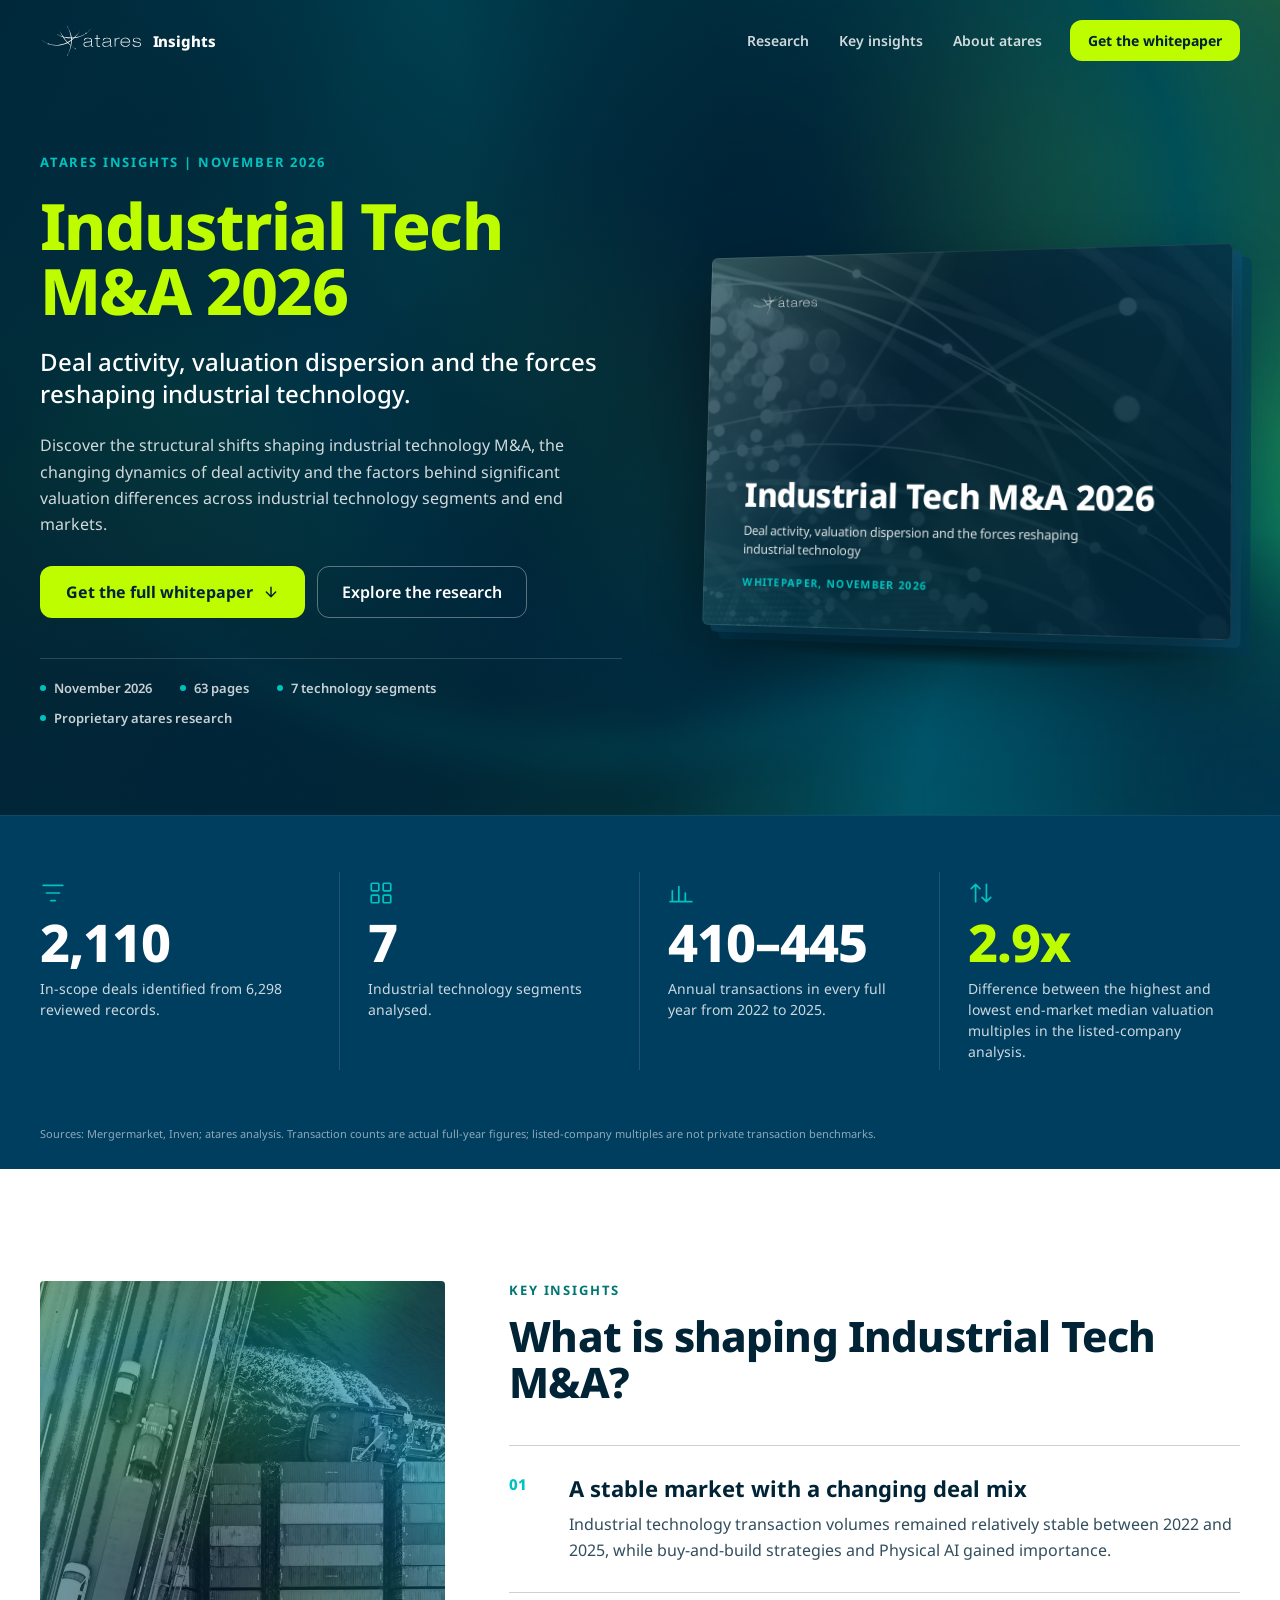
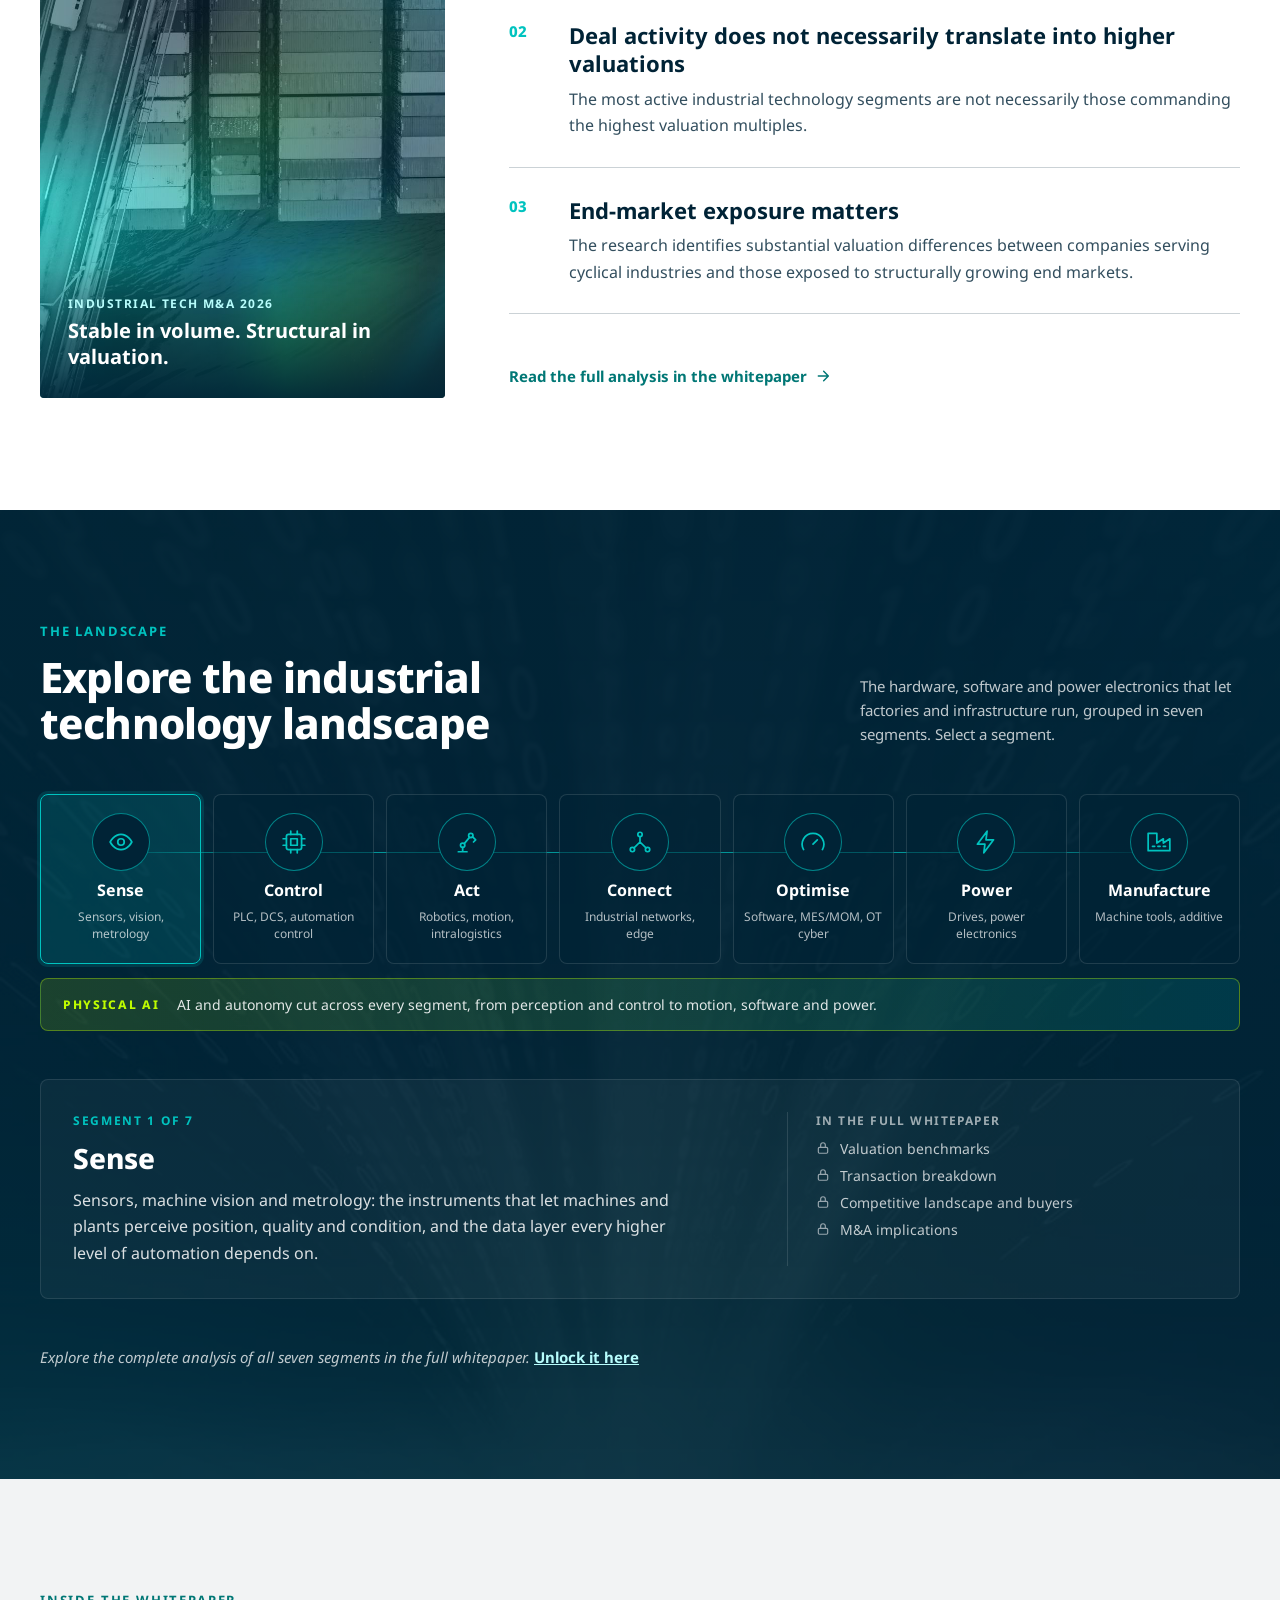
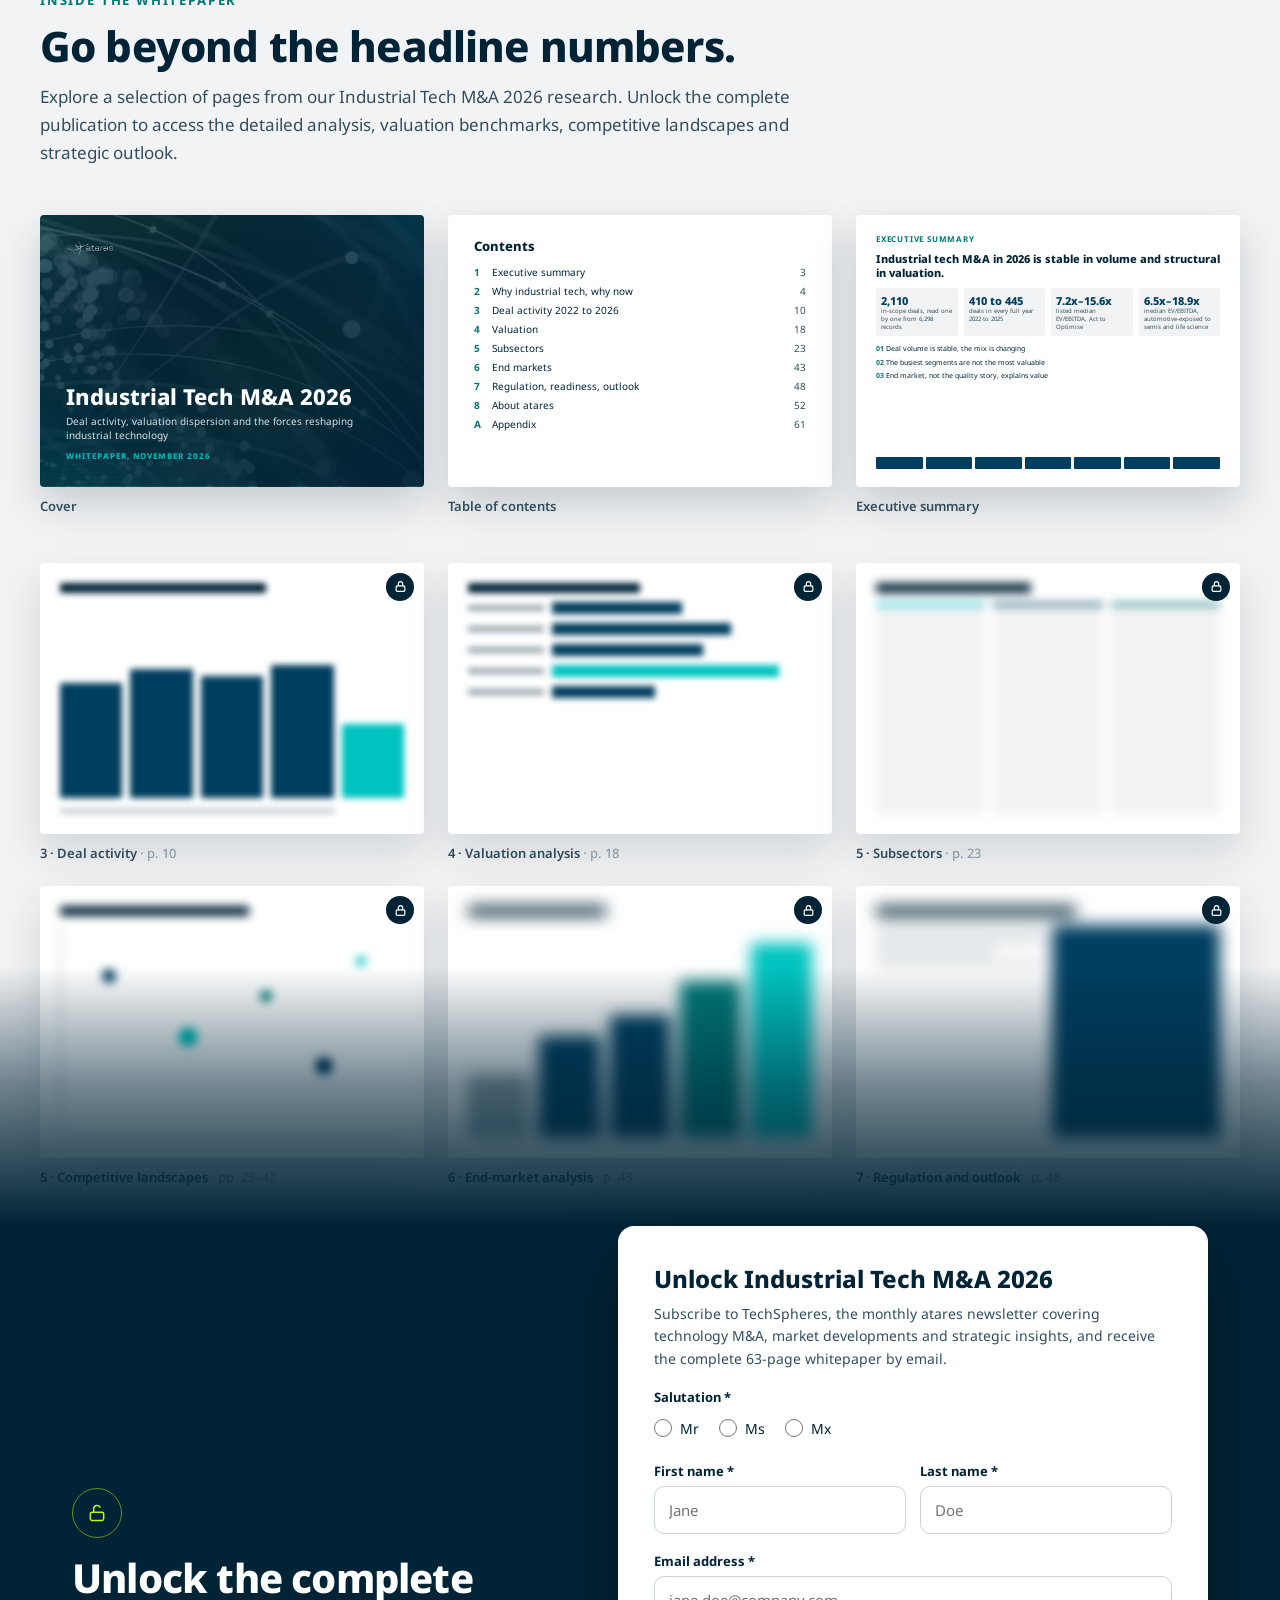
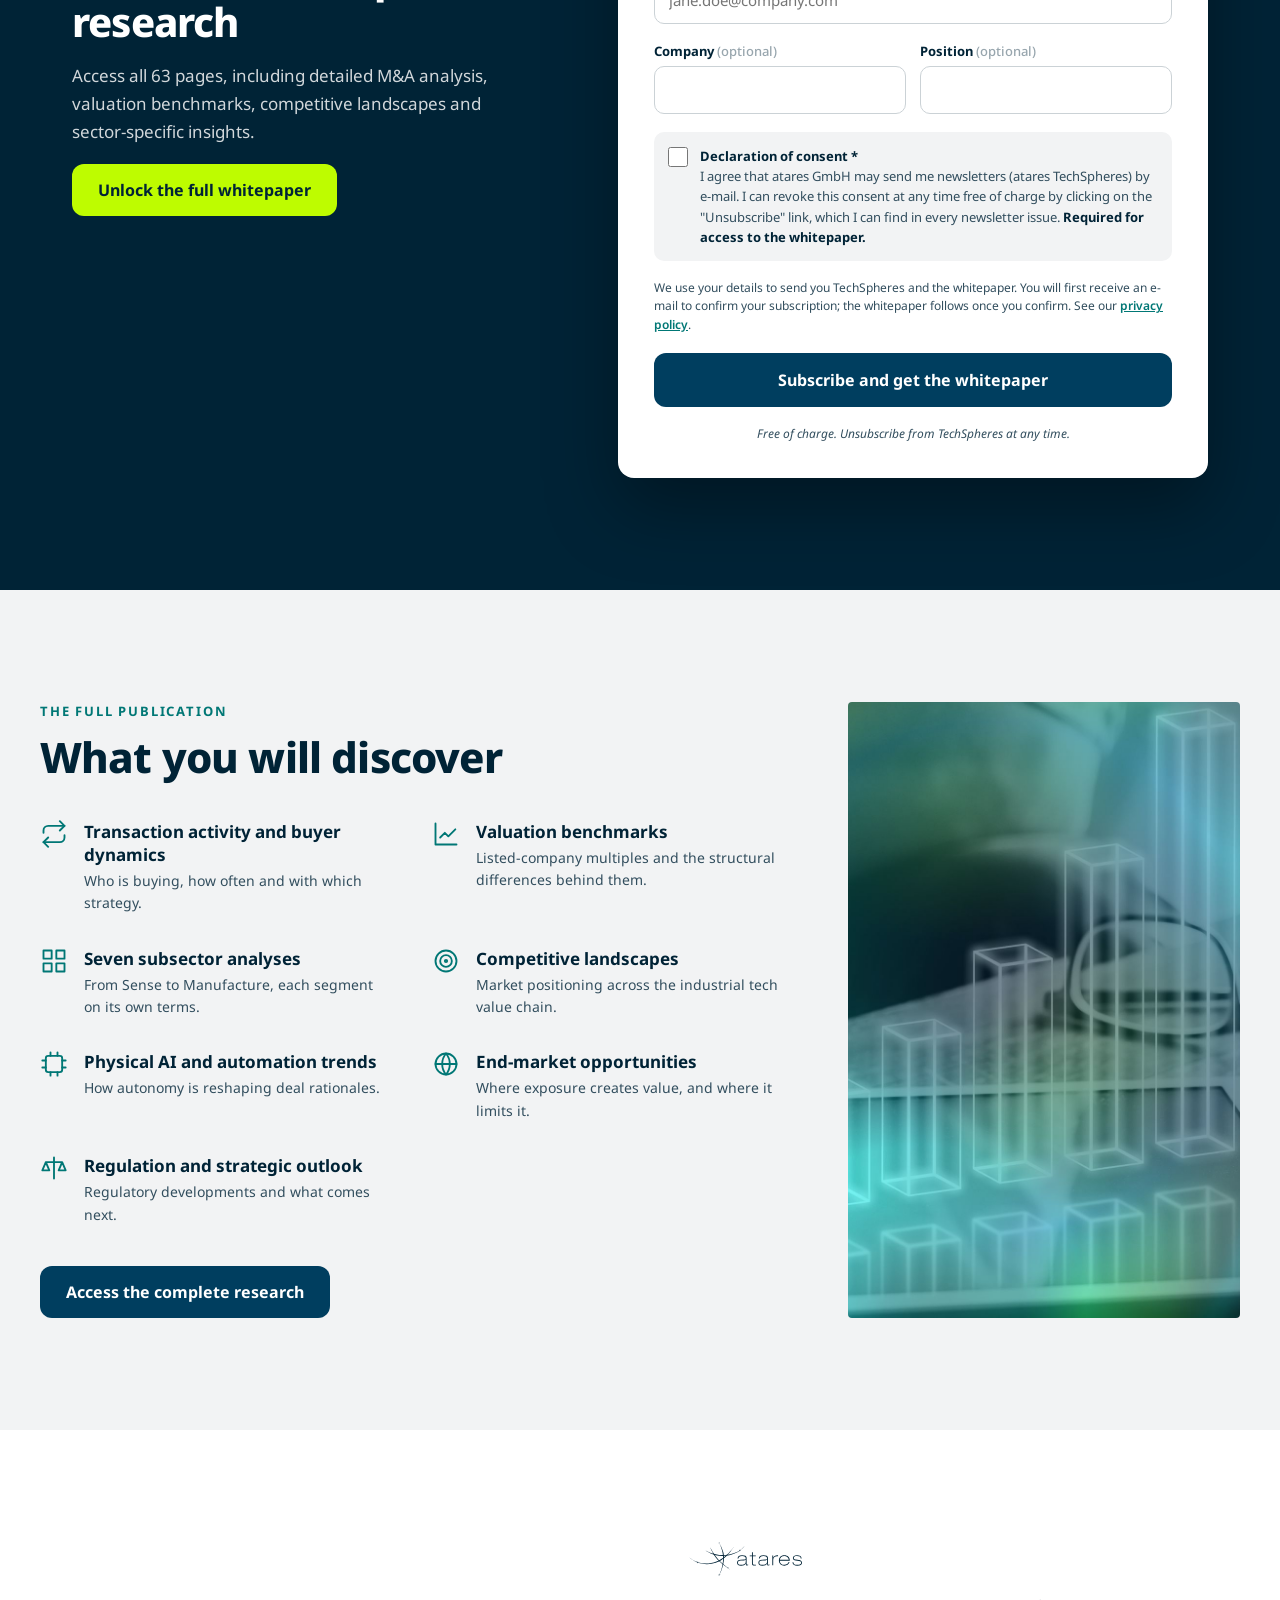
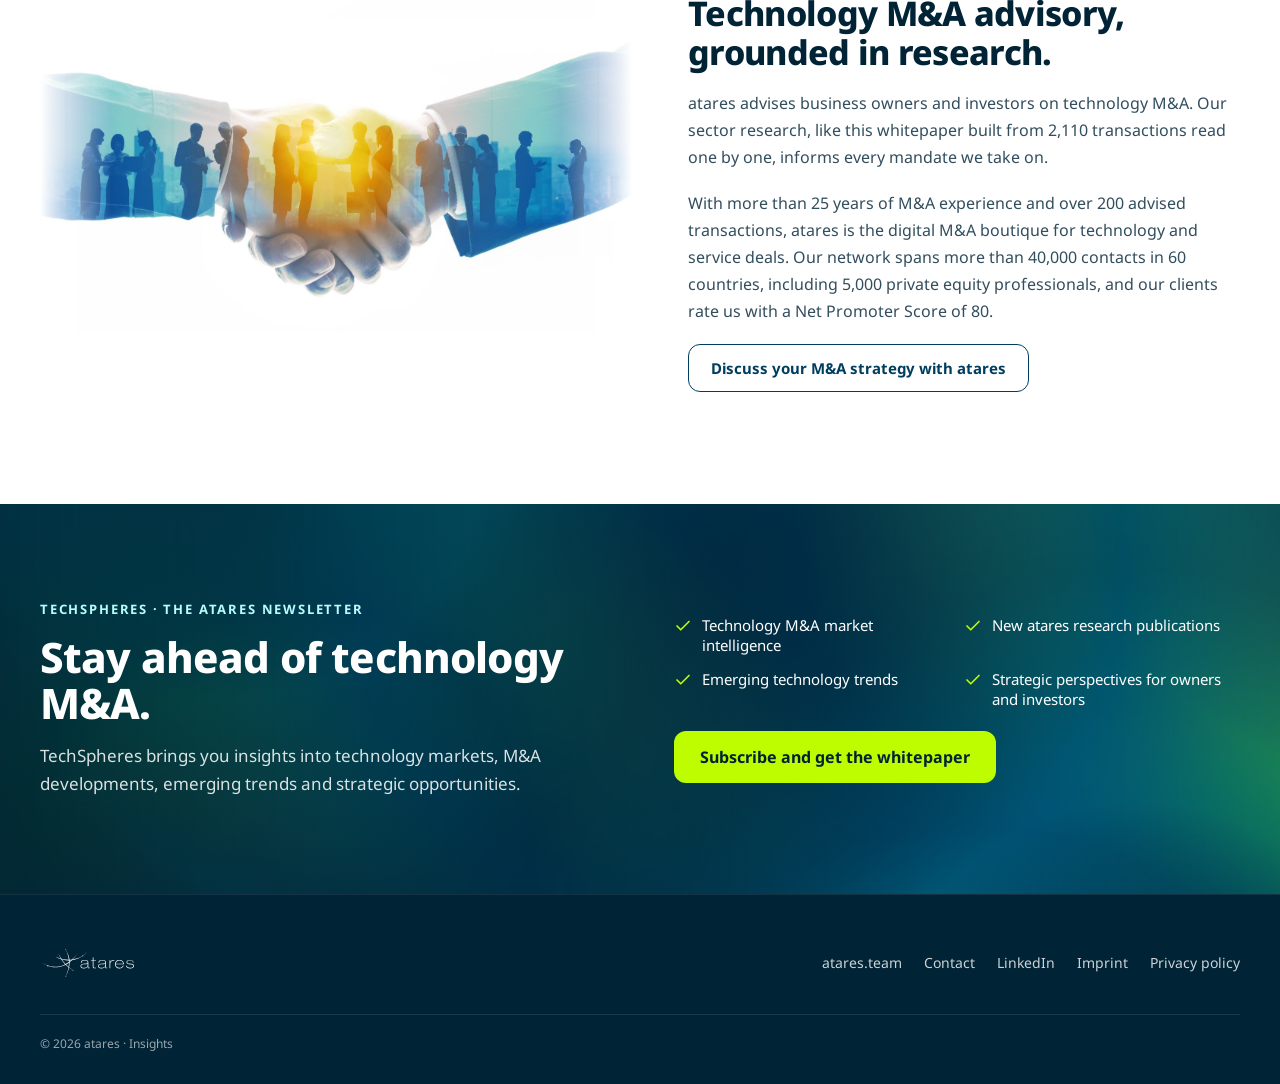
<file: index.html>
<!doctype html>
<html lang="en">
<head>
<meta charset="utf-8">
<meta name="viewport" content="width=device-width, initial-scale=1">
<title>Industrial Tech M&amp;A 2026 | atares Insights</title>
<meta name="description" content="atares whitepaper: deal activity, valuation dispersion and the forces reshaping industrial technology M&amp;A, built from 2,110 transactions.">
<meta property="og:title" content="Industrial Tech M&amp;A 2026 | atares Insights">
<meta property="og:description" content="Deal activity, valuation dispersion and the forces reshaping industrial technology.">
<meta property="og:image" content="assets/991821ead0e1a523da4ce4a269cb7c0e.jpg">
<link rel="icon" href="assets/1806137ba7ff9f6e757d24d8d78b9882.svg">
<link rel="preconnect" href="https://fonts.googleapis.com">
<link href="https://fonts.googleapis.com/css2?family=Noto+Sans:wght@400;500;600;700;800&amp;display=swap" rel="stylesheet">
<style>
body{margin:0;background:#ffffff}
a{color:#007775}a:hover{color:#003e5f}
.hero-bg{background-color:#002336;background-image:linear-gradient(100deg,rgba(0,35,54,.96) 0%,rgba(0,35,54,.82) 45%,rgba(0,35,54,.35) 100%),url(assets/991821ead0e1a523da4ce4a269cb7c0e.jpg);background-size:cover;background-position:center}
.land-bg{background-color:#002336;background-image:linear-gradient(180deg,rgba(0,35,54,.94),rgba(0,35,54,.88)),url(assets/c95083ebfd81b2b73e8e420185a3550f.jpg);background-size:cover;background-position:center}
.ts-bg{background-color:#003e5f;background-image:linear-gradient(90deg,rgba(0,35,54,.92),rgba(0,62,95,.55)),url(assets/991821ead0e1a523da4ce4a269cb7c0e.jpg);background-size:cover;background-position:center}
.cover-bg{background-color:#002336;background-image:linear-gradient(160deg,rgba(0,35,54,.55),rgba(0,35,54,.92)),url(assets/211e1931f4c8da211d725cb4b583b872.jpg);background-size:cover;background-position:center}
.field{width:100%;box-sizing:border-box;height:48px;border-radius:10px;border:1px solid #cbd2d6;padding:0 14px;font:inherit;font-size:15px;color:#002336;background:#fff}
.field:focus{outline:2px solid #00c3bf;outline-offset:1px;border-color:#007775}
.seg:hover{border-color:#00c3bf}
.btn-lime:hover{background:#d4ff3d}
.btn-ghost:hover{background:rgba(255,255,255,.12)}
.btn-navy:hover{background:#002336}
.fade-x{-webkit-mask-image:linear-gradient(90deg,transparent 0,#000 12%,#000 88%,transparent 100%);mask-image:linear-gradient(90deg,transparent 0,#000 12%,#000 88%,transparent 100%)}
</style>
<link rel="stylesheet" href="css/site.css">
</head>
<body>
<div style="font-family: 'Noto Sans', Arial, Helvetica, sans-serif; color: #002336; background: #ffffff; width: 100%">

<!-- 01 NAV + 02 HERO -->
<section class="hero-bg" style="position: relative; overflow: hidden">
  <header style="max-width: 1200px; margin: 0 auto; padding: 20px 32px; display: flex; align-items: center; justify-content: space-between; gap: 16px; flex-wrap: wrap">
    <a href="#top" style="display: inline-flex; align-items: center; gap: 12px; text-decoration: none">
      <img src="assets/1806137ba7ff9f6e757d24d8d78b9882.svg" alt="atares" style="height: 30px; width: auto">
      <span style="font-weight: 800; font-size: 15px; color: #ffffff; letter-spacing: -0.01em">Insights</span>
    </a>
    <nav aria-label="Main" style="display: flex; align-items: center; gap: 6px; flex-wrap: wrap">
      <a href="#research" style="color: rgba(255,255,255,.82); text-decoration: none; font-size: 14px; font-weight: 600; padding: 10px 12px">Research</a>
      <a href="#insights" style="color: rgba(255,255,255,.82); text-decoration: none; font-size: 14px; font-weight: 600; padding: 10px 12px">Key insights</a>
      <a href="#about" style="color: rgba(255,255,255,.82); text-decoration: none; font-size: 14px; font-weight: 600; padding: 10px 12px">About atares</a>
      <a href="#unlock" class="btn-lime" style="margin-left: 10px; background: #befc00; color: #002336; text-decoration: none; font-size: 14px; font-weight: 700; padding: 11px 18px; border-radius: 12px">Get the whitepaper</a>
    </nav>
  </header>

  <div id="top" style="max-width: 1200px; margin: 0 auto; padding: 72px 32px 88px; display: flex; flex-wrap: wrap; align-items: center; gap: 56px">
    <div style="flex: 1 1 460px; min-width: 0; display: flex; flex-direction: column; gap: 22px">
      <p style="margin: 0; font-size: 13px; font-weight: 700; letter-spacing: 0.14em; color: #00c3bf">ATARES INSIGHTS | NOVEMBER 2026</p>
      <h1 style="margin: 0; font-size: 64px; line-height: 1.02; font-weight: 800; letter-spacing: -0.025em; color: #befc00">Industrial Tech M&amp;A 2026</h1>
      <p style="margin: 0; font-size: 24px; line-height: 1.35; font-weight: 500; color: #ffffff; max-width: 560px">Deal activity, valuation dispersion and the forces reshaping industrial technology.</p>
      <p style="margin: 0; font-size: 16px; line-height: 1.65; color: rgba(255,255,255,.82); max-width: 540px">Discover the structural shifts shaping industrial technology M&amp;A, the changing dynamics of deal activity and the factors behind significant valuation differences across industrial technology segments and end markets.</p>
      <div style="display: flex; flex-wrap: wrap; gap: 12px; padding-top: 6px">
        <a href="#unlock" class="btn-lime" style="background: #befc00; color: #002336; text-decoration: none; font-size: 16px; font-weight: 700; padding: 15px 26px; border-radius: 12px; display: inline-flex; align-items: center; gap: 10px">Get the full whitepaper
          <svg width="16" height="16" viewBox="0 0 24 24" fill="none" stroke="currentColor" stroke-width="2.2" stroke-linecap="round" stroke-linejoin="round" aria-hidden="true"><path d="M12 5v14M5 12l7 7 7-7"></path></svg></a>
        <a href="#research" class="btn-ghost" style="color: #ffffff; text-decoration: none; font-size: 16px; font-weight: 600; padding: 14px 24px; border-radius: 12px; border: 1px solid rgba(255,255,255,.35)">Explore the research</a>
      </div>
      <ul style="list-style: none; margin: 18px 0 0; padding: 20px 0 0; border-top: 1px solid rgba(255,255,255,.16); display: flex; flex-wrap: wrap; gap: 12px 28px; font-size: 13px; font-weight: 600; color: rgba(255,255,255,.78)">
        <li style="display: flex; align-items: center; gap: 8px"><span style="width: 6px; height: 6px; border-radius: 50%; background: #00c3bf"></span>November 2026</li>
        <li style="display: flex; align-items: center; gap: 8px"><span style="width: 6px; height: 6px; border-radius: 50%; background: #00c3bf"></span>63 pages</li>
        <li style="display: flex; align-items: center; gap: 8px"><span style="width: 6px; height: 6px; border-radius: 50%; background: #00c3bf"></span>7 technology segments</li>
        <li style="display: flex; align-items: center; gap: 8px"><span style="width: 6px; height: 6px; border-radius: 50%; background: #00c3bf"></span>Proprietary atares research</li>
      </ul>
    </div>

    <div style="flex: 1 1 440px; min-width: 0; display: flex; justify-content: center; perspective: 1600px">
      <div style="position: relative; width: 100%; max-width: 540px; transform: rotateY(-14deg) rotateX(4deg); transform-style: preserve-3d">
        <div style="position: absolute; left: 8%; right: 2%; bottom: -34px; height: 40px; background: radial-gradient(ellipse at center, rgba(0,0,0,.55), rgba(0,0,0,0) 70%)"></div>
        <div style="position: absolute; inset: 0; transform: translate(18px, 14px); border-radius: 6px; background: #003e5f; opacity: .6"></div>
        <div style="position: absolute; inset: 0; transform: translate(9px, 7px); border-radius: 6px; background: #0a4e6e; opacity: .8"></div>
        <div class="cover-bg" style="position: relative; aspect-ratio: 297 / 210; border-radius: 6px; box-shadow: 0 40px 80px rgba(0,0,0,.45), inset 0 0 0 1px rgba(255,255,255,.08); padding: 7% 8%; box-sizing: border-box; display: flex; flex-direction: column; justify-content: space-between; overflow: hidden">
          <div style="position: absolute; inset: 0; background: linear-gradient(115deg, rgba(255,255,255,.16) 0%, rgba(255,255,255,0) 38%)"></div>
          <img src="assets/1806137ba7ff9f6e757d24d8d78b9882.svg" alt="" style="height: 22px; width: auto; align-self: flex-start; position: relative">
          <div style="position: relative; display: flex; flex-direction: column; gap: 10px">
            <p style="margin: 0; font-size: 34px; line-height: 1.05; font-weight: 800; color: #ffffff; letter-spacing: -0.02em">Industrial Tech M&amp;A 2026</p>
            <p style="margin: 0; font-size: 13px; line-height: 1.45; color: rgba(255,255,255,.85); max-width: 360px">Deal activity, valuation dispersion and the forces reshaping industrial technology</p>
            <p style="margin: 6px 0 0; font-size: 11px; font-weight: 700; letter-spacing: .12em; color: #00c3bf">WHITEPAPER, NOVEMBER 2026</p>
          </div>
        </div>
      </div>
    </div>
  </div>
</section>

<!-- 03 RESEARCH IN NUMBERS -->
<section id="research" aria-label="Research in numbers" style="background: #003e5f; border-top: 1px solid rgba(255,255,255,.06)">
  <div style="max-width: 1200px; margin: 0 auto; padding: 56px 32px; display: grid; grid-template-columns: repeat(auto-fit, minmax(230px, 1fr)); gap: 0">
    <div style="padding: 8px 28px 8px 0; border-right: 1px solid rgba(255,255,255,.12); display: flex; flex-direction: column; gap: 10px">
      <svg width="26" height="26" viewBox="0 0 24 24" fill="none" stroke="#00c3bf" stroke-width="1.6" stroke-linecap="round" stroke-linejoin="round" aria-hidden="true"><path d="M3 5h18M6 12h12M10 19h4"></path></svg>
      <p style="margin: 0; font-size: 52px; line-height: 1; font-weight: 800; color: #ffffff; letter-spacing: -0.02em">2,110</p>
      <p style="margin: 0; font-size: 14px; line-height: 1.5; color: rgba(255,255,255,.8)">In-scope deals identified from 6,298 reviewed records.</p>
    </div>
    <div style="padding: 8px 28px; border-right: 1px solid rgba(255,255,255,.12); display: flex; flex-direction: column; gap: 10px">
      <svg width="26" height="26" viewBox="0 0 24 24" fill="none" stroke="#00c3bf" stroke-width="1.6" stroke-linecap="round" stroke-linejoin="round" aria-hidden="true"><rect x="3" y="3" width="7" height="7" rx="1"></rect><rect x="14" y="3" width="7" height="7" rx="1"></rect><rect x="3" y="14" width="7" height="7" rx="1"></rect><rect x="14" y="14" width="7" height="7" rx="1"></rect></svg>
      <p style="margin: 0; font-size: 52px; line-height: 1; font-weight: 800; color: #ffffff; letter-spacing: -0.02em">7</p>
      <p style="margin: 0; font-size: 14px; line-height: 1.5; color: rgba(255,255,255,.8)">Industrial technology segments analysed.</p>
    </div>
    <div style="padding: 8px 28px; border-right: 1px solid rgba(255,255,255,.12); display: flex; flex-direction: column; gap: 10px">
      <svg width="26" height="26" viewBox="0 0 24 24" fill="none" stroke="#00c3bf" stroke-width="1.6" stroke-linecap="round" stroke-linejoin="round" aria-hidden="true"><path d="M4 20V10M10 20V6M16 20v-8M22 20H2"></path></svg>
      <p style="margin: 0; font-size: 52px; line-height: 1; font-weight: 800; color: #ffffff; letter-spacing: -0.02em">410–445</p>
      <p style="margin: 0; font-size: 14px; line-height: 1.5; color: rgba(255,255,255,.8)">Annual transactions in every full year from 2022 to 2025.</p>
    </div>
    <div style="padding: 8px 0 8px 28px; display: flex; flex-direction: column; gap: 10px">
      <svg width="26" height="26" viewBox="0 0 24 24" fill="none" stroke="#00c3bf" stroke-width="1.6" stroke-linecap="round" stroke-linejoin="round" aria-hidden="true"><path d="M7 4v16M17 4v16M3 8l4-4 4 4M13 16l4 4 4-4"></path></svg>
      <p style="margin: 0; font-size: 52px; line-height: 1; font-weight: 800; color: #befc00; letter-spacing: -0.02em">2.9x</p>
      <p style="margin: 0; font-size: 14px; line-height: 1.5; color: rgba(255,255,255,.8)">Difference between the highest and lowest end-market median valuation multiples in the listed-company analysis.</p>
    </div>
  </div>
  <p style="max-width: 1200px; margin: 0 auto; padding: 0 32px 28px; font-size: 11px; color: rgba(255,255,255,.55)">Sources: Mergermarket, Inven; atares analysis. Transaction counts are actual full-year figures; listed-company multiples are not private transaction benchmarks.</p>
</section>

<!-- 04 INSIGHTS -->
<section id="insights" style="background: #ffffff">
  <div style="max-width: 1200px; margin: 0 auto; padding: 112px 32px; display: flex; flex-wrap: wrap; gap: 64px; align-items: stretch">
    <div style="flex: 1 1 320px; min-width: 0; position: relative; border-radius: 4px; overflow: hidden; min-height: 520px">
      <img src="assets/d1337f1c4bf4432d3291064b60713626.jpg" alt="Aerial view of a container ship and motorway bridge" style="position: absolute; inset: 0; width: 100%; height: 100%; object-fit: cover">
      <div style="position: absolute; left: 0; right: 0; bottom: 0; padding: 28px; background: linear-gradient(0deg, rgba(0,35,54,.9), rgba(0,35,54,0))">
        <p style="margin: 0; font-size: 12px; font-weight: 700; letter-spacing: .12em; color: #b7fdfc">INDUSTRIAL TECH M&amp;A 2026</p>
        <p style="margin: 6px 0 0; font-size: 20px; font-weight: 700; color: #ffffff; line-height: 1.3">Stable in volume. Structural in valuation.</p>
      </div>
    </div>
    <div style="flex: 2 1 560px; min-width: 0; display: flex; flex-direction: column; gap: 40px">
      <div style="display: flex; flex-direction: column; gap: 14px">
        <p style="margin: 0; font-size: 13px; font-weight: 700; letter-spacing: .14em; color: #007775">KEY INSIGHTS</p>
        <h2 style="margin: 0; font-size: 42px; line-height: 1.1; font-weight: 800; letter-spacing: -0.02em; color: #002336">What is shaping Industrial Tech M&amp;A?</h2>
      </div>
      <div style="display: flex; flex-direction: column">
        <article style="display: flex; gap: 28px; padding: 28px 0; border-top: 1px solid #cbd2d6">
          <p style="margin: 0; font-size: 15px; font-weight: 800; color: #00c3bf; min-width: 32px">01</p>
          <div style="display: flex; flex-direction: column; gap: 8px">
            <h3 style="margin: 0; font-size: 22px; line-height: 1.3; font-weight: 700; color: #002336">A stable market with a changing deal mix</h3>
            <p style="margin: 0; font-size: 16px; line-height: 1.65; color: #324e5e">Industrial technology transaction volumes remained relatively stable between 2022 and 2025, while buy-and-build strategies and Physical AI gained importance.</p>
          </div>
        </article>
        <article style="display: flex; gap: 28px; padding: 28px 0; border-top: 1px solid #cbd2d6">
          <p style="margin: 0; font-size: 15px; font-weight: 800; color: #00c3bf; min-width: 32px">02</p>
          <div style="display: flex; flex-direction: column; gap: 8px">
            <h3 style="margin: 0; font-size: 22px; line-height: 1.3; font-weight: 700; color: #002336">Deal activity does not necessarily translate into higher valuations</h3>
            <p style="margin: 0; font-size: 16px; line-height: 1.65; color: #324e5e">The most active industrial technology segments are not necessarily those commanding the highest valuation multiples.</p>
          </div>
        </article>
        <article style="display: flex; gap: 28px; padding: 28px 0; border-top: 1px solid #cbd2d6; border-bottom: 1px solid #cbd2d6">
          <p style="margin: 0; font-size: 15px; font-weight: 800; color: #00c3bf; min-width: 32px">03</p>
          <div style="display: flex; flex-direction: column; gap: 8px">
            <h3 style="margin: 0; font-size: 22px; line-height: 1.3; font-weight: 700; color: #002336">End-market exposure matters</h3>
            <p style="margin: 0; font-size: 16px; line-height: 1.65; color: #324e5e">The research identifies substantial valuation differences between companies serving cyclical industries and those exposed to structurally growing end markets.</p>
          </div>
        </article>
      </div>
      <a href="#unlock" style="align-self: flex-start; color: #007775; font-weight: 700; font-size: 15px; text-decoration: none; display: inline-flex; align-items: center; gap: 8px; min-height: 44px">Read the full analysis in the whitepaper
        <svg width="16" height="16" viewBox="0 0 24 24" fill="none" stroke="currentColor" stroke-width="2.2" stroke-linecap="round" stroke-linejoin="round" aria-hidden="true"><path d="M5 12h14M13 5l7 7-7 7"></path></svg></a>
    </div>
  </div>
</section>

<!-- 05 LANDSCAPE -->
<section class="land-bg" aria-labelledby="land-h">
  <div style="max-width: 1200px; margin: 0 auto; padding: 112px 32px; display: flex; flex-direction: column; gap: 48px">
    <div style="display: flex; flex-wrap: wrap; justify-content: space-between; align-items: flex-end; gap: 24px">
      <div style="display: flex; flex-direction: column; gap: 14px; max-width: 640px">
        <p style="margin: 0; font-size: 13px; font-weight: 700; letter-spacing: .14em; color: #00c3bf">THE LANDSCAPE</p>
        <h2 id="land-h" style="margin: 0; font-size: 42px; line-height: 1.1; font-weight: 800; letter-spacing: -0.02em; color: #ffffff">Explore the industrial technology landscape</h2>
      </div>
      <p style="margin: 0; font-size: 15px; line-height: 1.6; color: rgba(255,255,255,.75); max-width: 380px">The hardware, software and power electronics that let factories and infrastructure run, grouped in seven segments. Select a segment.</p>
    </div>

    <div style="position: relative; display: flex; flex-direction: column; gap: 0">
      <div aria-hidden="true" style="position: absolute; left: 4%; right: 4%; top: 58px; height: 1px; background: linear-gradient(90deg, rgba(0,195,191,0), rgba(0,195,191,.7) 15%, rgba(0,195,191,.7) 85%, rgba(0,195,191,0))"></div>
      <div role="tablist" aria-label="Technology segments" style="position: relative; display: grid; grid-template-columns: repeat(auto-fit, minmax(140px, 1fr)); gap: 12px">
        <button type="button" role="tab" class="seg" data-seg="sense" aria-selected="false">
          <span style="width: 56px; height: 56px; border-radius: 50%; display: flex; align-items: center; justify-content: center; background: #002336; border: 1px solid rgba(0,195,191,.6)"><svg width="26" height="26" viewBox="0 0 24 24" fill="none" stroke="#00c3bf" stroke-width="1.6" stroke-linecap="round" stroke-linejoin="round" aria-hidden="true"><path d="M2 12s3.5-7 10-7 10 7 10 7-3.5 7-10 7S2 12 2 12z"></path><circle cx="12" cy="12" r="3"></circle></svg></span>
          <span style="font-size: 16px; font-weight: 700; color: #ffffff">Sense</span>
          <span style="font-size: 12px; line-height: 1.4; color: rgba(255,255,255,.7)">Sensors, vision, metrology</span>
        </button>
        <button type="button" role="tab" class="seg" data-seg="control" aria-selected="false">
          <span style="width: 56px; height: 56px; border-radius: 50%; display: flex; align-items: center; justify-content: center; background: #002336; border: 1px solid rgba(0,195,191,.6)"><svg width="26" height="26" viewBox="0 0 24 24" fill="none" stroke="#00c3bf" stroke-width="1.6" stroke-linecap="round" stroke-linejoin="round" aria-hidden="true"><rect x="5" y="5" width="14" height="14" rx="2"></rect><rect x="9" y="9" width="6" height="6"></rect><path d="M9 2v3M15 2v3M9 19v3M15 19v3M2 9h3M2 15h3M19 9h3M19 15h3"></path></svg></span>
          <span style="font-size: 16px; font-weight: 700; color: #ffffff">Control</span>
          <span style="font-size: 12px; line-height: 1.4; color: rgba(255,255,255,.7)">PLC, DCS, automation control</span>
        </button>
        <button type="button" role="tab" class="seg" data-seg="act" aria-selected="false">
          <span style="width: 56px; height: 56px; border-radius: 50%; display: flex; align-items: center; justify-content: center; background: #002336; border: 1px solid rgba(0,195,191,.6)"><svg width="26" height="26" viewBox="0 0 24 24" fill="none" stroke="#00c3bf" stroke-width="1.6" stroke-linecap="round" stroke-linejoin="round" aria-hidden="true"><path d="M4 21h8M8 21v-4"></path><circle cx="8" cy="15" r="2"></circle><path d="M9.5 13.5l5-6"></path><circle cx="15.5" cy="6" r="2"></circle><path d="M17 7l3 3M20 10l-2 2"></path></svg></span>
          <span style="font-size: 16px; font-weight: 700; color: #ffffff">Act</span>
          <span style="font-size: 12px; line-height: 1.4; color: rgba(255,255,255,.7)">Robotics, motion, intralogistics</span>
        </button>
        <button type="button" role="tab" class="seg" data-seg="connect" aria-selected="false">
          <span style="width: 56px; height: 56px; border-radius: 50%; display: flex; align-items: center; justify-content: center; background: #002336; border: 1px solid rgba(0,195,191,.6)"><svg width="26" height="26" viewBox="0 0 24 24" fill="none" stroke="#00c3bf" stroke-width="1.6" stroke-linecap="round" stroke-linejoin="round" aria-hidden="true"><circle cx="12" cy="5" r="2"></circle><circle cx="5" cy="19" r="2"></circle><circle cx="19" cy="19" r="2"></circle><path d="M12 7v5M12 12l-5.5 5.5M12 12l5.5 5.5"></path></svg></span>
          <span style="font-size: 16px; font-weight: 700; color: #ffffff">Connect</span>
          <span style="font-size: 12px; line-height: 1.4; color: rgba(255,255,255,.7)">Industrial networks, edge</span>
        </button>
        <button type="button" role="tab" class="seg" data-seg="optimise" aria-selected="false">
          <span style="width: 56px; height: 56px; border-radius: 50%; display: flex; align-items: center; justify-content: center; background: #002336; border: 1px solid rgba(0,195,191,.6)"><svg width="26" height="26" viewBox="0 0 24 24" fill="none" stroke="#00c3bf" stroke-width="1.6" stroke-linecap="round" stroke-linejoin="round" aria-hidden="true"><path d="M12 14l4-4"></path><path d="M3.3 19a10 10 0 1 1 17.4 0"></path></svg></span>
          <span style="font-size: 16px; font-weight: 700; color: #ffffff">Optimise</span>
          <span style="font-size: 12px; line-height: 1.4; color: rgba(255,255,255,.7)">Software, MES/MOM, OT cyber</span>
        </button>
        <button type="button" role="tab" class="seg" data-seg="power" aria-selected="false">
          <span style="width: 56px; height: 56px; border-radius: 50%; display: flex; align-items: center; justify-content: center; background: #002336; border: 1px solid rgba(0,195,191,.6)"><svg width="26" height="26" viewBox="0 0 24 24" fill="none" stroke="#00c3bf" stroke-width="1.6" stroke-linecap="round" stroke-linejoin="round" aria-hidden="true"><path d="M13 2L4 14h7l-1 8 9-12h-7l1-8z"></path></svg></span>
          <span style="font-size: 16px; font-weight: 700; color: #ffffff">Power</span>
          <span style="font-size: 12px; line-height: 1.4; color: rgba(255,255,255,.7)">Drives, power electronics</span>
        </button>
        <button type="button" role="tab" class="seg" data-seg="manufacture" aria-selected="false">
          <span style="width: 56px; height: 56px; border-radius: 50%; display: flex; align-items: center; justify-content: center; background: #002336; border: 1px solid rgba(0,195,191,.6)"><svg width="26" height="26" viewBox="0 0 24 24" fill="none" stroke="#00c3bf" stroke-width="1.6" stroke-linecap="round" stroke-linejoin="round" aria-hidden="true"><path d="M2 20h20V9l-6 4V9l-6 4V4H2z"></path><path d="M6 16h2M11 16h2M16 16h2"></path></svg></span>
          <span style="font-size: 16px; font-weight: 700; color: #ffffff">Manufacture</span>
          <span style="font-size: 12px; line-height: 1.4; color: rgba(255,255,255,.7)">Machine tools, additive</span>
        </button>
      </div>

      <div style="margin-top: 14px; border-radius: 8px; padding: 16px 22px; background: linear-gradient(90deg, rgba(190,252,0,.14), rgba(0,195,191,.14)); border: 1px solid rgba(190,252,0,.35); display: flex; flex-wrap: wrap; align-items: center; gap: 10px 18px">
        <span style="font-size: 12px; font-weight: 800; letter-spacing: .14em; color: #befc00">PHYSICAL AI</span>
        <span style="font-size: 14px; color: rgba(255,255,255,.88)">AI and autonomy cut across every segment, from perception and control to motion, software and power.</span>
      </div>
    </div>

    <div aria-live="polite" style="display: flex; flex-wrap: wrap; gap: 32px; align-items: stretch; background: rgba(255,255,255,.04); border: 1px solid rgba(255,255,255,.1); border-radius: 8px; padding: 32px">
      <div style="flex: 2 1 420px; min-width: 0; display: flex; flex-direction: column; gap: 10px">
        <p style="margin: 0; font-size: 12px; font-weight: 700; letter-spacing: .14em; color: #00c3bf">SEGMENT <span id="seg-num">1</span> OF 7</p>
        <h3 style="margin: 0; font-size: 28px; font-weight: 800; color: #ffffff"><span id="seg-name">Sense</span></h3>
        <p style="margin: 0; font-size: 16px; line-height: 1.65; color: rgba(255,255,255,.85); max-width: 620px"><span id="seg-def"></span></p>
      </div>
      <div style="flex: 1 1 260px; min-width: 0; display: flex; flex-direction: column; gap: 10px; border-left: 1px solid rgba(255,255,255,.12); padding-left: 28px">
        <p style="margin: 0; font-size: 12px; font-weight: 700; letter-spacing: .12em; color: rgba(255,255,255,.6)">IN THE FULL WHITEPAPER</p>
        <div style="display: flex; flex-direction: column; gap: 8px">
          <div style="display: flex; align-items: center; gap: 10px; font-size: 14px; color: rgba(255,255,255,.75)"><svg width="14" height="14" viewBox="0 0 24 24" fill="none" stroke="#98a6ae" stroke-width="2" stroke-linecap="round" stroke-linejoin="round" aria-hidden="true"><rect x="4" y="11" width="16" height="10" rx="2"></rect><path d="M8 11V7a4 4 0 0 1 8 0v4"></path></svg>Valuation benchmarks</div>
          <div style="display: flex; align-items: center; gap: 10px; font-size: 14px; color: rgba(255,255,255,.75)"><svg width="14" height="14" viewBox="0 0 24 24" fill="none" stroke="#98a6ae" stroke-width="2" stroke-linecap="round" stroke-linejoin="round" aria-hidden="true"><rect x="4" y="11" width="16" height="10" rx="2"></rect><path d="M8 11V7a4 4 0 0 1 8 0v4"></path></svg>Transaction breakdown</div>
          <div style="display: flex; align-items: center; gap: 10px; font-size: 14px; color: rgba(255,255,255,.75)"><svg width="14" height="14" viewBox="0 0 24 24" fill="none" stroke="#98a6ae" stroke-width="2" stroke-linecap="round" stroke-linejoin="round" aria-hidden="true"><rect x="4" y="11" width="16" height="10" rx="2"></rect><path d="M8 11V7a4 4 0 0 1 8 0v4"></path></svg>Competitive landscape and buyers</div>
          <div style="display: flex; align-items: center; gap: 10px; font-size: 14px; color: rgba(255,255,255,.75)"><svg width="14" height="14" viewBox="0 0 24 24" fill="none" stroke="#98a6ae" stroke-width="2" stroke-linecap="round" stroke-linejoin="round" aria-hidden="true"><rect x="4" y="11" width="16" height="10" rx="2"></rect><path d="M8 11V7a4 4 0 0 1 8 0v4"></path></svg>M&amp;A implications</div>
        </div>
      </div>
    </div>
    <p style="margin: 0; font-size: 15px; font-style: italic; color: rgba(255,255,255,.75)">Explore the complete analysis of all seven segments in the full whitepaper. <a href="#unlock" style="color: #b7fdfc; font-style: normal; font-weight: 700">Unlock it here</a></p>
  </div>
</section>

<!-- 06 INSIDE THE WHITEPAPER + 07 FORM + 08 SUCCESS -->
<section aria-labelledby="inside-h" style="background: #f2f3f4">
  <div style="max-width: 1200px; margin: 0 auto; padding: 112px 32px 0; display: flex; flex-direction: column; gap: 48px">
    <div style="display: flex; flex-direction: column; gap: 14px; max-width: 760px">
      <p style="margin: 0; font-size: 13px; font-weight: 700; letter-spacing: .14em; color: #007775">INSIDE THE WHITEPAPER</p>
      <h2 id="inside-h" style="margin: 0; font-size: 42px; line-height: 1.1; font-weight: 800; letter-spacing: -0.02em; color: #002336">Go beyond the headline numbers.</h2>
      <p style="margin: 0; font-size: 17px; line-height: 1.65; color: #324e5e">Explore a selection of pages from our Industrial Tech M&amp;A 2026 research. Unlock the complete publication to access the detailed analysis, valuation benchmarks, competitive landscapes and strategic outlook.</p>
    </div>

    <!-- open pages -->
    <div style="display: grid; grid-template-columns: repeat(auto-fit, minmax(300px, 1fr)); gap: 24px">
      <figure style="margin: 0; display: flex; flex-direction: column; gap: 10px">
        <div class="cover-bg" style="aspect-ratio: 297 / 210; border-radius: 4px; box-shadow: 0 18px 40px rgba(0,35,54,.18); padding: 26px; box-sizing: border-box; display: flex; flex-direction: column; justify-content: space-between">
          <img src="assets/1806137ba7ff9f6e757d24d8d78b9882.svg" alt="" style="height: 14px; width: auto; align-self: flex-start">
          <div style="display: flex; flex-direction: column; gap: 6px">
            <p style="margin: 0; font-size: 22px; line-height: 1.1; font-weight: 800; color: #ffffff">Industrial Tech M&amp;A 2026</p>
            <p style="margin: 0; font-size: 10px; line-height: 1.4; color: rgba(255,255,255,.85)">Deal activity, valuation dispersion and the forces reshaping industrial technology</p>
            <p style="margin: 2px 0 0; font-size: 8px; font-weight: 700; letter-spacing: .12em; color: #00c3bf">WHITEPAPER, NOVEMBER 2026</p>
          </div>
        </div>
        <figcaption style="font-size: 13px; font-weight: 600; color: #324e5e">Cover</figcaption>
      </figure>
      <figure style="margin: 0; display: flex; flex-direction: column; gap: 10px">
        <div style="aspect-ratio: 297 / 210; border-radius: 4px; background: #ffffff; box-shadow: 0 18px 40px rgba(0,35,54,.18); padding: 22px 26px; box-sizing: border-box; display: flex; flex-direction: column; gap: 10px">
          <p style="margin: 0; font-size: 13px; font-weight: 800; color: #002336">Contents</p>
          <div style="display: grid; grid-template-columns: 18px 1fr 22px; row-gap: 5px; font-size: 10px; color: #002336">
            <span style="color: #007775; font-weight: 700">1</span><span>Executive summary</span><span style="text-align: right; color: #324e5e">3</span>
            <span style="color: #007775; font-weight: 700">2</span><span>Why industrial tech, why now</span><span style="text-align: right; color: #324e5e">4</span>
            <span style="color: #007775; font-weight: 700">3</span><span>Deal activity 2022 to 2026</span><span style="text-align: right; color: #324e5e">10</span>
            <span style="color: #007775; font-weight: 700">4</span><span>Valuation</span><span style="text-align: right; color: #324e5e">18</span>
            <span style="color: #007775; font-weight: 700">5</span><span>Subsectors</span><span style="text-align: right; color: #324e5e">23</span>
            <span style="color: #007775; font-weight: 700">6</span><span>End markets</span><span style="text-align: right; color: #324e5e">43</span>
            <span style="color: #007775; font-weight: 700">7</span><span>Regulation, readiness, outlook</span><span style="text-align: right; color: #324e5e">48</span>
            <span style="color: #007775; font-weight: 700">8</span><span>About atares</span><span style="text-align: right; color: #324e5e">52</span>
            <span style="color: #007775; font-weight: 700">A</span><span>Appendix</span><span style="text-align: right; color: #324e5e">61</span>
          </div>
        </div>
        <figcaption style="font-size: 13px; font-weight: 600; color: #324e5e">Table of contents</figcaption>
      </figure>
      <figure style="margin: 0; display: flex; flex-direction: column; gap: 10px">
        <div style="aspect-ratio: 297 / 210; border-radius: 4px; background: #ffffff; box-shadow: 0 18px 40px rgba(0,35,54,.18); padding: 18px 20px; box-sizing: border-box; display: flex; flex-direction: column; gap: 8px; overflow: hidden">
          <p style="margin: 0; font-size: 8px; font-weight: 700; letter-spacing: .1em; color: #007775">EXECUTIVE SUMMARY</p>
          <p style="margin: 0; font-size: 11px; line-height: 1.25; font-weight: 800; color: #002336">Industrial tech M&amp;A in 2026 is stable in volume and structural in valuation.</p>
          <div style="display: grid; grid-template-columns: repeat(4, minmax(0, 1fr)); gap: 6px">
            <div style="background: #f2f3f4; padding: 5px; border-radius: 2px"><p style="margin: 0; font-size: 11px; font-weight: 800; color: #003e5f">2,110</p><p style="margin: 0; font-size: 6px; line-height: 1.3; color: #324e5e">in-scope deals, read one by one from 6,298 records</p></div>
            <div style="background: #f2f3f4; padding: 5px; border-radius: 2px"><p style="margin: 0; font-size: 11px; font-weight: 800; color: #003e5f">410 to 445</p><p style="margin: 0; font-size: 6px; line-height: 1.3; color: #324e5e">deals in every full year 2022 to 2025</p></div>
            <div style="background: #f2f3f4; padding: 5px; border-radius: 2px"><p style="margin: 0; font-size: 11px; font-weight: 800; color: #003e5f">7.2x–15.6x</p><p style="margin: 0; font-size: 6px; line-height: 1.3; color: #324e5e">listed median EV/EBITDA, Act to Optimise</p></div>
            <div style="background: #f2f3f4; padding: 5px; border-radius: 2px"><p style="margin: 0; font-size: 11px; font-weight: 800; color: #003e5f">6.5x–18.9x</p><p style="margin: 0; font-size: 6px; line-height: 1.3; color: #324e5e">median EV/EBITDA, automotive-exposed to semis and life science</p></div>
          </div>
          <div style="display: flex; flex-direction: column; gap: 4px; font-size: 7px; line-height: 1.35; color: #002336">
            <p style="margin: 0"><b style="color: #007775">01</b> Deal volume is stable, the mix is changing</p>
            <p style="margin: 0"><b style="color: #007775">02</b> The busiest segments are not the most valuable</p>
            <p style="margin: 0"><b style="color: #007775">03</b> End market, not the quality story, explains value</p>
          </div>
          <div style="display: flex; gap: 3px; margin-top: auto">
            <span style="flex: 1; height: 12px; background: #003e5f; border-radius: 1px"></span><span style="flex: 1; height: 12px; background: #003e5f; border-radius: 1px"></span><span style="flex: 1; height: 12px; background: #003e5f; border-radius: 1px"></span><span style="flex: 1; height: 12px; background: #003e5f; border-radius: 1px"></span><span style="flex: 1; height: 12px; background: #003e5f; border-radius: 1px"></span><span style="flex: 1; height: 12px; background: #003e5f; border-radius: 1px"></span><span style="flex: 1; height: 12px; background: #003e5f; border-radius: 1px"></span>
          </div>
        </div>
        <figcaption style="font-size: 13px; font-weight: 600; color: #324e5e">Executive summary</figcaption>
      </figure>
    </div>
  </div>

  <!-- locked pages -->
  <div id="unlock" style="position: relative; margin-top: 48px">
    <div style="max-width: 1200px; margin: 0 auto; padding: 0 32px; display: grid; grid-template-columns: repeat(auto-fit, minmax(300px, 1fr)); gap: 24px">
      <figure style="margin: 0; display: flex; flex-direction: column; gap: 10px">
        <div style="position: relative; aspect-ratio: 297 / 210; border-radius: 4px; background: #ffffff; box-shadow: 0 18px 40px rgba(0,35,54,.14); overflow: hidden">
          <div style="position: absolute; inset: 0; padding: 20px; display: flex; flex-direction: column; gap: 10px; " class="lock-blur lock-blur-a">
            <span style="width: 60%; height: 10px; background: #002336; border-radius: 2px"></span>
            <div style="flex: 1; display: flex; align-items: flex-end; gap: 8px; padding-top: 10px">
              <span style="flex: 1; height: 62%; background: #003e5f"></span><span style="flex: 1; height: 70%; background: #003e5f"></span><span style="flex: 1; height: 66%; background: #003e5f"></span><span style="flex: 1; height: 72%; background: #003e5f"></span><span style="flex: 1; height: 40%; background: #00c3bf"></span>
            </div>
            <span style="width: 80%; height: 6px; background: #cbd2d6"></span>
          </div>
          <span class="lock-badge" style="position: absolute; top: 10px; right: 10px; width: 28px; height: 28px; border-radius: 50%; background: #002336; display: flex; align-items: center; justify-content: center"><svg width="13" height="13" viewBox="0 0 24 24" fill="none" stroke="#ffffff" stroke-width="2.2" stroke-linecap="round" stroke-linejoin="round" aria-hidden="true"><rect x="4" y="11" width="16" height="10" rx="2"></rect><path d="M8 11V7a4 4 0 0 1 8 0v4"></path></svg></span>
        </div>
        <figcaption style="font-size: 13px; font-weight: 600; color: #324e5e">3 · Deal activity <span style="color: #98a6ae; font-weight: 500">· p. 10</span></figcaption>
      </figure>
      <figure style="margin: 0; display: flex; flex-direction: column; gap: 10px">
        <div style="position: relative; aspect-ratio: 297 / 210; border-radius: 4px; background: #ffffff; box-shadow: 0 18px 40px rgba(0,35,54,.14); overflow: hidden">
          <div style="position: absolute; inset: 0; padding: 20px; display: flex; flex-direction: column; gap: 9px; " class="lock-blur lock-blur-a">
            <span style="width: 50%; height: 10px; background: #002336; border-radius: 2px"></span>
            <div style="display: flex; align-items: center; gap: 8px"><span style="width: 22%; height: 6px; background: #98a6ae"></span><span style="width: 38%; height: 12px; background: #003e5f"></span></div>
            <div style="display: flex; align-items: center; gap: 8px"><span style="width: 22%; height: 6px; background: #98a6ae"></span><span style="width: 52%; height: 12px; background: #003e5f"></span></div>
            <div style="display: flex; align-items: center; gap: 8px"><span style="width: 22%; height: 6px; background: #98a6ae"></span><span style="width: 44%; height: 12px; background: #003e5f"></span></div>
            <div style="display: flex; align-items: center; gap: 8px"><span style="width: 22%; height: 6px; background: #98a6ae"></span><span style="width: 66%; height: 12px; background: #00c3bf"></span></div>
            <div style="display: flex; align-items: center; gap: 8px"><span style="width: 22%; height: 6px; background: #98a6ae"></span><span style="width: 30%; height: 12px; background: #003e5f"></span></div>
          </div>
          <span class="lock-badge" style="position: absolute; top: 10px; right: 10px; width: 28px; height: 28px; border-radius: 50%; background: #002336; display: flex; align-items: center; justify-content: center"><svg width="13" height="13" viewBox="0 0 24 24" fill="none" stroke="#ffffff" stroke-width="2.2" stroke-linecap="round" stroke-linejoin="round" aria-hidden="true"><rect x="4" y="11" width="16" height="10" rx="2"></rect><path d="M8 11V7a4 4 0 0 1 8 0v4"></path></svg></span>
        </div>
        <figcaption style="font-size: 13px; font-weight: 600; color: #324e5e">4 · Valuation analysis <span style="color: #98a6ae; font-weight: 500">· p. 18</span></figcaption>
      </figure>
      <figure style="margin: 0; display: flex; flex-direction: column; gap: 10px">
        <div style="position: relative; aspect-ratio: 297 / 210; border-radius: 4px; background: #ffffff; box-shadow: 0 18px 40px rgba(0,35,54,.14); overflow: hidden">
          <div style="position: absolute; inset: 0; padding: 20px; display: flex; flex-direction: column; gap: 10px; " class="lock-blur lock-blur-b">
            <span style="width: 45%; height: 10px; background: #002336; border-radius: 2px"></span>
            <div style="flex: 1; display: grid; grid-template-columns: repeat(3, minmax(0, 1fr)); gap: 8px">
              <span style="background: #f2f3f4; border-top: 3px solid #00c3bf"></span><span style="background: #f2f3f4; border-top: 3px solid #003e5f"></span><span style="background: #f2f3f4; border-top: 3px solid #007775"></span>
            </div>
          </div>
          <span class="lock-badge" style="position: absolute; top: 10px; right: 10px; width: 28px; height: 28px; border-radius: 50%; background: #002336; display: flex; align-items: center; justify-content: center"><svg width="13" height="13" viewBox="0 0 24 24" fill="none" stroke="#ffffff" stroke-width="2.2" stroke-linecap="round" stroke-linejoin="round" aria-hidden="true"><rect x="4" y="11" width="16" height="10" rx="2"></rect><path d="M8 11V7a4 4 0 0 1 8 0v4"></path></svg></span>
        </div>
        <figcaption style="font-size: 13px; font-weight: 600; color: #324e5e">5 · Subsectors <span style="color: #98a6ae; font-weight: 500">· p. 23</span></figcaption>
      </figure>
      <figure style="margin: 0; display: flex; flex-direction: column; gap: 10px">
        <div style="position: relative; aspect-ratio: 297 / 210; border-radius: 4px; background: #ffffff; box-shadow: 0 18px 40px rgba(0,35,54,.14); overflow: hidden">
          <div style="position: absolute; inset: 0; padding: 20px; display: flex; flex-direction: column; gap: 10px; " class="lock-blur lock-blur-b">
            <span style="width: 55%; height: 10px; background: #002336; border-radius: 2px"></span>
            <div style="flex: 1; position: relative; border-left: 1px solid #98a6ae; border-bottom: 1px solid #98a6ae">
              <span style="position: absolute; left: 12%; top: 20%; width: 14px; height: 14px; border-radius: 50%; background: #003e5f"></span>
              <span style="position: absolute; left: 34%; top: 48%; width: 20px; height: 20px; border-radius: 50%; background: #00c3bf"></span>
              <span style="position: absolute; left: 58%; top: 30%; width: 12px; height: 12px; border-radius: 50%; background: #007775"></span>
              <span style="position: absolute; left: 74%; top: 62%; width: 18px; height: 18px; border-radius: 50%; background: #003e5f"></span>
              <span style="position: absolute; left: 86%; top: 14%; width: 10px; height: 10px; border-radius: 50%; background: #00c3bf"></span>
            </div>
          </div>
          <span class="lock-badge" style="position: absolute; top: 10px; right: 10px; width: 28px; height: 28px; border-radius: 50%; background: #002336; display: flex; align-items: center; justify-content: center"><svg width="13" height="13" viewBox="0 0 24 24" fill="none" stroke="#ffffff" stroke-width="2.2" stroke-linecap="round" stroke-linejoin="round" aria-hidden="true"><rect x="4" y="11" width="16" height="10" rx="2"></rect><path d="M8 11V7a4 4 0 0 1 8 0v4"></path></svg></span>
        </div>
        <figcaption style="font-size: 13px; font-weight: 600; color: #324e5e">5 · Competitive landscapes <span style="color: #98a6ae; font-weight: 500">· pp. 23–42</span></figcaption>
      </figure>
      <figure style="margin: 0; display: flex; flex-direction: column; gap: 10px">
        <div style="position: relative; aspect-ratio: 297 / 210; border-radius: 4px; background: #ffffff; box-shadow: 0 18px 40px rgba(0,35,54,.14); overflow: hidden">
          <div style="position: absolute; inset: 0; padding: 20px; display: flex; flex-direction: column; gap: 10px; " class="lock-blur lock-blur-c">
            <span style="width: 40%; height: 10px; background: #002336; border-radius: 2px"></span>
            <div style="flex: 1; display: flex; align-items: flex-end; gap: 10px">
              <span style="flex: 1; height: 30%; background: #98a6ae"></span><span style="flex: 1; height: 48%; background: #003e5f"></span><span style="flex: 1; height: 58%; background: #003e5f"></span><span style="flex: 1; height: 74%; background: #007775"></span><span style="flex: 1; height: 92%; background: #00c3bf"></span>
            </div>
          </div>
          <span class="lock-badge" style="position: absolute; top: 10px; right: 10px; width: 28px; height: 28px; border-radius: 50%; background: #002336; display: flex; align-items: center; justify-content: center"><svg width="13" height="13" viewBox="0 0 24 24" fill="none" stroke="#ffffff" stroke-width="2.2" stroke-linecap="round" stroke-linejoin="round" aria-hidden="true"><rect x="4" y="11" width="16" height="10" rx="2"></rect><path d="M8 11V7a4 4 0 0 1 8 0v4"></path></svg></span>
        </div>
        <figcaption style="font-size: 13px; font-weight: 600; color: #324e5e">6 · End-market analysis <span style="color: #98a6ae; font-weight: 500">· p. 43</span></figcaption>
      </figure>
      <figure style="margin: 0; display: flex; flex-direction: column; gap: 10px">
        <div style="position: relative; aspect-ratio: 297 / 210; border-radius: 4px; background: #ffffff; box-shadow: 0 18px 40px rgba(0,35,54,.14); overflow: hidden">
          <div style="position: absolute; inset: 0; padding: 20px; display: flex; flex-direction: column; gap: 9px; " class="lock-blur lock-blur-c">
            <span style="width: 58%; height: 10px; background: #002336; border-radius: 2px"></span>
            <div style="display: grid; grid-template-columns: 1fr 1fr; gap: 8px; flex: 1">
              <div style="display: flex; flex-direction: column; gap: 6px"><span style="height: 6px; background: #cbd2d6"></span><span style="height: 6px; background: #cbd2d6"></span><span style="height: 6px; width: 70%; background: #cbd2d6"></span><span style="height: 6px; background: #cbd2d6"></span></div>
              <div style="background: #003e5f; border-radius: 2px"></div>
            </div>
          </div>
          <span class="lock-badge" style="position: absolute; top: 10px; right: 10px; width: 28px; height: 28px; border-radius: 50%; background: #002336; display: flex; align-items: center; justify-content: center"><svg width="13" height="13" viewBox="0 0 24 24" fill="none" stroke="#ffffff" stroke-width="2.2" stroke-linecap="round" stroke-linejoin="round" aria-hidden="true"><rect x="4" y="11" width="16" height="10" rx="2"></rect><path d="M8 11V7a4 4 0 0 1 8 0v4"></path></svg></span>
        </div>
        <figcaption style="font-size: 13px; font-weight: 600; color: #324e5e">7 · Regulation and outlook <span style="color: #98a6ae; font-weight: 500">· p. 48</span></figcaption>
      </figure>
    </div>

    <!-- overlay + form -->
    <div style="position: relative; margin-top: -220px; padding: 260px 32px 112px; background: linear-gradient(180deg, rgba(242,243,244,0) 0%, rgba(0,35,54,.55) 120px, #002336 260px)">
      <div style="max-width: 1136px; margin: 0 auto; display: flex; flex-wrap: wrap; gap: 48px; align-items: center">
        <div style="flex: 1 1 400px; min-width: 0; display: flex; flex-direction: column; gap: 18px">
          <span style="width: 48px; height: 48px; border-radius: 50%; border: 1px solid rgba(190,252,0,.5); display: flex; align-items: center; justify-content: center"><svg width="20" height="20" viewBox="0 0 24 24" fill="none" stroke="#befc00" stroke-width="1.8" stroke-linecap="round" stroke-linejoin="round" aria-hidden="true"><rect x="4" y="11" width="16" height="10" rx="2"></rect><path d="M8 11V7a4 4 0 0 1 7.5-2"></path></svg></span>
          <h2 style="margin: 0; font-size: 40px; line-height: 1.1; font-weight: 800; letter-spacing: -0.02em; color: #ffffff">Unlock the complete research</h2>
          <p style="margin: 0; font-size: 17px; line-height: 1.65; color: rgba(255,255,255,.82); max-width: 460px">Access all 63 pages, including detailed M&amp;A analysis, valuation benchmarks, competitive landscapes and sector-specific insights.</p>
          <a href="#form" class="btn-lime" style="align-self: flex-start; background: #befc00; color: #002336; text-decoration: none; font-size: 16px; font-weight: 700; padding: 15px 26px; border-radius: 12px">Unlock the full whitepaper</a>
        </div>

        <div id="form" style="flex: 1 1 420px; min-width: 0; background: #ffffff; border-radius: 16px; padding: 36px; box-shadow: 0 30px 70px rgba(0,0,0,.35)">
          <form id="wp-form" novalidate style="display: flex; flex-direction: column; gap: 18px">
              <div style="display: flex; flex-direction: column; gap: 8px">
                <h3 style="margin: 0; font-size: 24px; font-weight: 800; color: #002336">Unlock Industrial Tech M&amp;A 2026</h3>
                <p style="margin: 0; font-size: 14px; line-height: 1.6; color: #324e5e">Subscribe to TechSpheres, the monthly atares newsletter covering technology M&amp;A, market developments and strategic insights, and receive the complete 63-page whitepaper by email.</p>
              </div>
              <fieldset id="wp-salutation" style="border: 0; margin: 0; padding: 0; display: flex; flex-wrap: wrap; align-items: center; gap: 6px 20px">
                <legend style="font-size: 13px; font-weight: 700; color: #002336; padding: 0; margin-bottom: 6px">Salutation *</legend>
                <label style="display: inline-flex; align-items: center; gap: 8px; font-size: 14px; color: #002336; cursor: pointer; min-height: 32px"><input type="radio" name="salutation" value="Mr" style="width: 18px; height: 18px; margin: 0; accent-color: #007775">Mr</label><label style="display: inline-flex; align-items: center; gap: 8px; font-size: 14px; color: #002336; cursor: pointer; min-height: 32px"><input type="radio" name="salutation" value="Ms" style="width: 18px; height: 18px; margin: 0; accent-color: #007775">Ms</label><label style="display: inline-flex; align-items: center; gap: 8px; font-size: 14px; color: #002336; cursor: pointer; min-height: 32px"><input type="radio" name="salutation" value="Mx" style="width: 18px; height: 18px; margin: 0; accent-color: #007775">Mx</label>
              </fieldset>
              <div style="display: flex; flex-wrap: wrap; gap: 14px">
                <div style="display: flex; flex-direction: column; gap: 6px; flex: 1 1 180px; min-width: 0">
                  <label for="wp-first" style="font-size: 13px; font-weight: 700; color: #002336">First name *</label>
                  <input id="wp-first" name="first_name" maxlength="200" class="field" type="text" autocomplete="given-name" required="" placeholder="Jane">
                </div>
                <div style="display: flex; flex-direction: column; gap: 6px; flex: 1 1 180px; min-width: 0">
                  <label for="wp-last" style="font-size: 13px; font-weight: 700; color: #002336">Last name *</label>
                  <input id="wp-last" name="last_name" maxlength="200" class="field" type="text" autocomplete="family-name" required="" placeholder="Doe">
                </div>
              </div>
              <div style="display: flex; flex-direction: column; gap: 6px">
                <label for="wp-email" style="font-size: 13px; font-weight: 700; color: #002336">Email address *</label>
                <input id="wp-email" name="email" maxlength="320" class="field" type="email" autocomplete="email" required="" placeholder="jane.doe@company.com">
              </div>
              <div style="display: flex; flex-wrap: wrap; gap: 14px">
                <div style="display: flex; flex-direction: column; gap: 6px; flex: 1 1 180px; min-width: 0">
                  <label for="wp-company" style="font-size: 13px; font-weight: 700; color: #002336">Company <span style="font-weight: 500; color: #98a6ae">(optional)</span></label>
                  <input id="wp-company" name="company" maxlength="200" class="field" type="text" autocomplete="organization" placeholder="">
                </div>
                <div style="display: flex; flex-direction: column; gap: 6px; flex: 1 1 180px; min-width: 0">
                  <label for="wp-position" style="font-size: 13px; font-weight: 700; color: #002336">Position <span style="font-weight: 500; color: #98a6ae">(optional)</span></label>
                  <input id="wp-position" name="position" maxlength="200" class="field" type="text" autocomplete="organization-title" placeholder="">
                </div>
              </div>
              <div aria-hidden="true" style="position: absolute; left: -10000px; width: 1px; height: 1px; overflow: hidden"><label for="wp-website">Website</label><input id="wp-website" name="website" type="text" tabindex="-1" autocomplete="off"></div>
              <label style="display: flex; gap: 12px; align-items: flex-start; font-size: 13px; line-height: 1.55; color: #324e5e; padding: 14px; border-radius: 10px; background: #f2f3f4; cursor: pointer">
                <input id="wp-sub" name="newsletter" type="checkbox" required aria-required="true" style="width: 20px; height: 20px; margin: 1px 0 0; accent-color: #007775; flex: none">
                <span><b style="color: #002336">Declaration of consent *</b><br>I agree that atares GmbH may send me newsletters (atares TechSpheres) by e-mail. I can revoke this consent at any time free of charge by clicking on the &quot;Unsubscribe&quot; link, which I can find in every newsletter issue. <b style="color: #002336">Required for access to the whitepaper.</b></span>
              </label>
              <p style="margin: 0; font-size: 12px; line-height: 1.55; color: #324e5e">We use your details to send you TechSpheres and the whitepaper. You will first receive an e-mail to confirm your subscription; the whitepaper follows once you confirm. See our <a href="https://atares.team/en/data-protection-declaration/" style="color: #007775; font-weight: 600">privacy policy</a>.</p>
              <p id="wp-error" role="alert" hidden style="margin: 0; padding: 12px 14px; border-radius: 10px; background: #fdecec; color: #8a1c1c; font-size: 13px; line-height: 1.5"></p>
              <button id="wp-submit" type="submit" class="btn-navy" style="height: 54px; border: 0; border-radius: 12px; background: #003e5f; color: #ffffff; font: inherit; font-size: 16px; font-weight: 700; cursor: pointer">Subscribe and get the whitepaper</button>
              <p style="margin: 0; text-align: center; font-size: 12px; font-style: italic; color: #324e5e">Free of charge. Unsubscribe from TechSpheres at any time.</p>
            </form>
          <div id="wp-success" role="status" tabindex="-1" hidden style="display: flex; flex-direction: column; gap: 18px">
              <span style="width: 52px; height: 52px; border-radius: 50%; background: rgba(0,195,191,.14); display: flex; align-items: center; justify-content: center"><svg width="24" height="24" viewBox="0 0 24 24" fill="none" stroke="#007775" stroke-width="2.2" stroke-linecap="round" stroke-linejoin="round" aria-hidden="true"><path d="M20 6L9 17l-5-5"></path></svg></span>
              <h3 style="margin: 0; font-size: 28px; font-weight: 800; color: #002336">Almost there: check your inbox.</h3>
              <p style="margin: 0; font-size: 15px; line-height: 1.6; color: #324e5e">Thank you for your interest in our Industrial Tech M&amp;A 2026 research. The whitepaper is sent by email.</p>
              <div id="wp-sub-note" style="display: flex; gap: 12px; padding: 14px; border-radius: 10px; background: #f2f3f4; font-size: 13px; line-height: 1.55; color: #324e5e">
                  <svg width="18" height="18" viewBox="0 0 24 24" fill="none" stroke="#007775" stroke-width="2" stroke-linecap="round" stroke-linejoin="round" aria-hidden="true" style="flex: none; margin-top: 1px"><rect x="3" y="5" width="18" height="14" rx="2"></rect><path d="M3 7l9 6 9-6"></path></svg>
                  <span id="wp-sub-text"><b style="color: #002336">1. Confirm TechSpheres.</b> We have sent a confirmation link to your inbox.<br><b style="color: #002336">2. Receive the whitepaper.</b> As soon as you confirm, we email you the full Industrial Tech M&amp;A 2026 whitepaper.<br><span style="color: #98a6ae">No email after a few minutes? Please check your spam folder.</span></span>
                </div>
            </div>
        </div>
      </div>
    </div>
  </div>
</section>

<!-- 09 WHAT YOU WILL DISCOVER -->
<section style="background: #f2f3f4">
  <div style="max-width: 1200px; margin: 0 auto; padding: 112px 32px; display: flex; flex-wrap: wrap; gap: 64px">
    <div style="flex: 2 1 560px; min-width: 0; display: flex; flex-direction: column; gap: 40px">
      <div style="display: flex; flex-direction: column; gap: 14px">
        <p style="margin: 0; font-size: 13px; font-weight: 700; letter-spacing: .14em; color: #007775">THE FULL PUBLICATION</p>
        <h2 style="margin: 0; font-size: 42px; line-height: 1.1; font-weight: 800; letter-spacing: -0.02em; color: #002336">What you will discover</h2>
      </div>
      <div style="display: grid; grid-template-columns: repeat(auto-fit, minmax(240px, 1fr)); gap: 32px 40px">
        <div style="display: flex; gap: 16px"><svg width="28" height="28" viewBox="0 0 24 24" fill="none" stroke="#007775" stroke-width="1.6" stroke-linecap="round" stroke-linejoin="round" aria-hidden="true" style="flex: none"><path d="M17 1l4 4-4 4"></path><path d="M3 11V9a4 4 0 0 1 4-4h14M7 23l-4-4 4-4"></path><path d="M21 13v2a4 4 0 0 1-4 4H3"></path></svg><div><h3 style="margin: 0 0 4px; font-size: 17px; font-weight: 700; color: #002336">Transaction activity and buyer dynamics</h3><p style="margin: 0; font-size: 14px; line-height: 1.6; color: #324e5e">Who is buying, how often and with which strategy.</p></div></div>
        <div style="display: flex; gap: 16px"><svg width="28" height="28" viewBox="0 0 24 24" fill="none" stroke="#007775" stroke-width="1.6" stroke-linecap="round" stroke-linejoin="round" aria-hidden="true" style="flex: none"><path d="M3 3v18h18"></path><path d="M7 15l4-4 3 3 6-6"></path></svg><div><h3 style="margin: 0 0 4px; font-size: 17px; font-weight: 700; color: #002336">Valuation benchmarks</h3><p style="margin: 0; font-size: 14px; line-height: 1.6; color: #324e5e">Listed-company multiples and the structural differences behind them.</p></div></div>
        <div style="display: flex; gap: 16px"><svg width="28" height="28" viewBox="0 0 24 24" fill="none" stroke="#007775" stroke-width="1.6" stroke-linecap="round" stroke-linejoin="round" aria-hidden="true" style="flex: none"><rect x="3" y="3" width="7" height="7"></rect><rect x="14" y="3" width="7" height="7"></rect><rect x="3" y="14" width="7" height="7"></rect><rect x="14" y="14" width="7" height="7"></rect></svg><div><h3 style="margin: 0 0 4px; font-size: 17px; font-weight: 700; color: #002336">Seven subsector analyses</h3><p style="margin: 0; font-size: 14px; line-height: 1.6; color: #324e5e">From Sense to Manufacture, each segment on its own terms.</p></div></div>
        <div style="display: flex; gap: 16px"><svg width="28" height="28" viewBox="0 0 24 24" fill="none" stroke="#007775" stroke-width="1.6" stroke-linecap="round" stroke-linejoin="round" aria-hidden="true" style="flex: none"><circle cx="12" cy="12" r="9"></circle><circle cx="12" cy="12" r="5"></circle><circle cx="12" cy="12" r="1"></circle></svg><div><h3 style="margin: 0 0 4px; font-size: 17px; font-weight: 700; color: #002336">Competitive landscapes</h3><p style="margin: 0; font-size: 14px; line-height: 1.6; color: #324e5e">Market positioning across the industrial tech value chain.</p></div></div>
        <div style="display: flex; gap: 16px"><svg width="28" height="28" viewBox="0 0 24 24" fill="none" stroke="#007775" stroke-width="1.6" stroke-linecap="round" stroke-linejoin="round" aria-hidden="true" style="flex: none"><rect x="5" y="5" width="14" height="14" rx="2"></rect><path d="M9 2v3M15 2v3M9 19v3M15 19v3M2 9h3M2 15h3M19 9h3M19 15h3"></path></svg><div><h3 style="margin: 0 0 4px; font-size: 17px; font-weight: 700; color: #002336">Physical AI and automation trends</h3><p style="margin: 0; font-size: 14px; line-height: 1.6; color: #324e5e">How autonomy is reshaping deal rationales.</p></div></div>
        <div style="display: flex; gap: 16px"><svg width="28" height="28" viewBox="0 0 24 24" fill="none" stroke="#007775" stroke-width="1.6" stroke-linecap="round" stroke-linejoin="round" aria-hidden="true" style="flex: none"><circle cx="12" cy="12" r="9"></circle><path d="M3 12h18M12 3a14 14 0 0 1 0 18M12 3a14 14 0 0 0 0 18"></path></svg><div><h3 style="margin: 0 0 4px; font-size: 17px; font-weight: 700; color: #002336">End-market opportunities</h3><p style="margin: 0; font-size: 14px; line-height: 1.6; color: #324e5e">Where exposure creates value, and where it limits it.</p></div></div>
        <div style="display: flex; gap: 16px"><svg width="28" height="28" viewBox="0 0 24 24" fill="none" stroke="#007775" stroke-width="1.6" stroke-linecap="round" stroke-linejoin="round" aria-hidden="true" style="flex: none"><path d="M12 3v18M5 7h14M5 7l-3 7h6zM19 7l-3 7h6z"></path></svg><div><h3 style="margin: 0 0 4px; font-size: 17px; font-weight: 700; color: #002336">Regulation and strategic outlook</h3><p style="margin: 0; font-size: 14px; line-height: 1.6; color: #324e5e">Regulatory developments and what comes next.</p></div></div>
      </div>
      <a href="#form" class="btn-navy" style="align-self: flex-start; background: #003e5f; color: #ffffff; text-decoration: none; font-size: 16px; font-weight: 700; padding: 15px 26px; border-radius: 12px">Access the complete research</a>
    </div>
    <div style="flex: 1 1 300px; min-width: 0; position: relative; border-radius: 4px; overflow: hidden; min-height: 480px">
      <img src="assets/9539721c592c0bd8b642fc7468d9b73d.jpg" alt="Abstract rising bar chart in atares teal" style="position: absolute; inset: 0; width: 100%; height: 100%; object-fit: cover">
    </div>
  </div>
</section>

<!-- 10 ABOUT -->
<section id="about" style="background: #ffffff">
  <div style="max-width: 1200px; margin: 0 auto; padding: 112px 32px; display: flex; flex-wrap: wrap; gap: 56px; align-items: center">
    <div class="fade-x" style="flex: 1 1 460px; min-width: 0; position: relative; overflow: hidden; aspect-ratio: 16 / 9">
      <img src="assets/769fc88b4b3e2e5fd4427c601e12eb8a.jpg" alt="Handshake overlaid with silhouettes of a business team" style="position: absolute; inset: 0; width: 100%; height: 100%; object-fit: cover">
    </div>
    <div style="flex: 1 1 420px; min-width: 0; display: flex; flex-direction: column; gap: 18px">
      <img src="assets/72cf1533cfc05b7e396a2d8bfa13f65b.svg" alt="atares" style="height: 34px; width: auto; align-self: flex-start">
      <h2 style="margin: 0; font-size: 34px; line-height: 1.15; font-weight: 800; letter-spacing: -0.02em; color: #002336">Technology M&amp;A advisory, grounded in research.</h2>
      <p style="margin: 0; font-size: 16px; line-height: 1.7; color: #324e5e">atares advises business owners and investors on technology M&amp;A. Our sector research, like this whitepaper built from 2,110 transactions read one by one, informs every mandate we take on.</p>
      <p style="margin: 0; font-size: 16px; line-height: 1.7; color: #324e5e">With more than 25 years of M&amp;A experience and over 200 advised transactions, atares is the digital M&amp;A boutique for technology and service deals. Our network spans more than 40,000 contacts in 60 countries, including 5,000 private equity professionals, and our clients rate us with a Net Promoter Score of 80.</p>
      <a href="https://atares.team" class="btn-ghost" style="align-self: flex-start; color: #003e5f; text-decoration: none; font-size: 15px; font-weight: 700; padding: 13px 22px; border-radius: 12px; border: 1.5px solid #003e5f">Discuss your M&amp;A strategy with atares</a>
    </div>
  </div>
</section>

<!-- 11 TECHSPHERE -->
<section class="ts-bg">
  <div style="max-width: 1200px; margin: 0 auto; padding: 96px 32px; display: flex; flex-wrap: wrap; gap: 48px; align-items: center">
    <div style="flex: 1 1 440px; min-width: 0; display: flex; flex-direction: column; gap: 16px">
      <p style="margin: 0; font-size: 13px; font-weight: 700; letter-spacing: .14em; color: #b7fdfc">TECHSPHERES · THE ATARES NEWSLETTER</p>
      <h2 style="margin: 0; font-size: 42px; line-height: 1.1; font-weight: 800; letter-spacing: -0.02em; color: #ffffff">Stay ahead of technology M&amp;A.</h2>
      <p style="margin: 0; font-size: 17px; line-height: 1.65; color: rgba(255,255,255,.85); max-width: 520px">TechSpheres brings you insights into technology markets, M&amp;A developments, emerging trends and strategic opportunities.</p>
    </div>
    <div style="flex: 1 1 420px; min-width: 0; display: flex; flex-direction: column; gap: 22px">
      <ul style="list-style: none; margin: 0; padding: 0; display: grid; grid-template-columns: repeat(auto-fit, minmax(200px, 1fr)); gap: 14px">
        <li style="display: flex; gap: 10px; font-size: 15px; color: #ffffff"><svg width="18" height="18" viewBox="0 0 24 24" fill="none" stroke="#befc00" stroke-width="2.2" stroke-linecap="round" stroke-linejoin="round" aria-hidden="true" style="flex: none; margin-top: 2px"><path d="M20 6L9 17l-5-5"></path></svg>Technology M&amp;A market intelligence</li>
        <li style="display: flex; gap: 10px; font-size: 15px; color: #ffffff"><svg width="18" height="18" viewBox="0 0 24 24" fill="none" stroke="#befc00" stroke-width="2.2" stroke-linecap="round" stroke-linejoin="round" aria-hidden="true" style="flex: none; margin-top: 2px"><path d="M20 6L9 17l-5-5"></path></svg>New atares research publications</li>
        <li style="display: flex; gap: 10px; font-size: 15px; color: #ffffff"><svg width="18" height="18" viewBox="0 0 24 24" fill="none" stroke="#befc00" stroke-width="2.2" stroke-linecap="round" stroke-linejoin="round" aria-hidden="true" style="flex: none; margin-top: 2px"><path d="M20 6L9 17l-5-5"></path></svg>Emerging technology trends</li>
        <li style="display: flex; gap: 10px; font-size: 15px; color: #ffffff"><svg width="18" height="18" viewBox="0 0 24 24" fill="none" stroke="#befc00" stroke-width="2.2" stroke-linecap="round" stroke-linejoin="round" aria-hidden="true" style="flex: none; margin-top: 2px"><path d="M20 6L9 17l-5-5"></path></svg>Strategic perspectives for owners and investors</li>
      </ul>
      <a href="#form" class="btn-lime" style="align-self: flex-start; background: #befc00; color: #002336; text-decoration: none; font-size: 16px; font-weight: 700; padding: 15px 26px; border-radius: 12px">Subscribe and get the whitepaper</a>
    </div>
  </div>
</section>

<!-- 12 FOOTER -->
<footer style="background: #002336; border-top: 1px solid rgba(255,255,255,.08)">
  <div style="max-width: 1200px; margin: 0 auto; padding: 48px 32px 32px; display: flex; flex-direction: column; gap: 32px">
    <div style="display: flex; flex-wrap: wrap; justify-content: space-between; align-items: center; gap: 24px">
      <img src="assets/1806137ba7ff9f6e757d24d8d78b9882.svg" alt="atares" style="height: 28px; width: auto">
      <nav aria-label="Footer" style="display: flex; flex-wrap: wrap; gap: 4px 22px; font-size: 14px">
        <a href="https://atares.team" style="color: rgba(255,255,255,.8); text-decoration: none; padding: 10px 0">atares.team</a>
        <a href="https://atares.team" style="color: rgba(255,255,255,.8); text-decoration: none; padding: 10px 0">Contact</a>
        <a href="https://www.linkedin.com/company/atares-team/posts/" target="_blank" rel="noopener" style="color: rgba(255,255,255,.8); text-decoration: none; padding: 10px 0">LinkedIn</a>
        <a href="https://atares.team/en/imprint/" style="color: rgba(255,255,255,.8); text-decoration: none; padding: 10px 0">Imprint</a>
        <a href="https://atares.team/en/data-protection-declaration/" style="color: rgba(255,255,255,.8); text-decoration: none; padding: 10px 0">Privacy policy</a>
      </nav>
    </div>
    <div style="display: flex; flex-wrap: wrap; justify-content: space-between; gap: 12px; padding-top: 20px; border-top: 1px solid rgba(255,255,255,.1); font-size: 12px; color: rgba(255,255,255,.6)">
      <span>© 2026 atares · Insights</span>
    </div>
  </div>
</footer>

</div>
<script src="js/config.js"></script>
<script src="js/app.js"></script>
</body>
</html>
</file>
<file: css/site.css>
/* Overrides on top of the exported design's inline styles. */
[hidden]{display:none!important}
html{scroll-behavior:smooth}
@media (prefers-reduced-motion:reduce){html{scroll-behavior:auto}}
#unlock,#form,#research,#insights,#about{scroll-margin-top:16px}

/* Segment picker */
.seg{display:flex;flex-direction:column;align-items:center;text-align:center;gap:8px;padding:18px 10px 20px;border-radius:8px;cursor:pointer;font:inherit;min-height:44px;transition:all .2s;background:rgba(0,35,54,.55);border:1px solid rgba(255,255,255,.12)}
.seg[aria-selected="true"]{background:rgba(0,195,191,.16);border-color:#00c3bf;box-shadow:0 0 0 3px rgba(0,195,191,.15)}
.seg:focus-visible,.btn-lime:focus-visible,.btn-navy:focus-visible,.btn-ghost:focus-visible{outline:3px solid #00c3bf;outline-offset:2px}

/* Locked previews (production: replace with pre-blurred raster images) */
.lock-blur-a{filter:blur(3px)}.lock-blur-b{filter:blur(5px)}.lock-blur-c{filter:blur(8px)}
body.unlocked .lock-blur{filter:none}
body.unlocked .lock-badge{display:none!important}

#wp-submit[disabled]{opacity:.7;cursor:progress}
.field[aria-invalid="true"]{border-color:#c0392b}

/* Mobile (Mobile.dc.html artboard, 390 px) */
@media (max-width:760px){
  section>div:not(#unlock),section>header,footer>div{padding-left:16px!important;padding-right:16px!important}
  section>div[style*="padding: 112px"]{padding-top:64px!important;padding-bottom:64px!important}
  section>div[style*="padding: 96px"]{padding-top:64px!important;padding-bottom:64px!important}
  #top{padding-top:32px!important;padding-bottom:56px!important;gap:40px!important}
  h1{font-size:40px!important}
  #top p[style*="font-size: 24px"]{font-size:19px!important}
  h2{font-size:30px!important}
  #research [style*="font-size: 52px"]{font-size:40px!important}
  #research>div>div{border-right:0!important;padding:16px 0!important;border-bottom:1px solid rgba(255,255,255,.12)}
  #insights>div>div:first-child{min-height:300px!important}
  [role="tablist"]{grid-template-columns:repeat(2,minmax(0,1fr))!important}
  [role="tablist"]+div,[aria-hidden="true"][style*="top: 58px"]{display:none!important}
  [aria-live="polite"]{padding:22px!important}
  [aria-live="polite"]>div+div{border-left:0!important;padding-left:0!important;border-top:1px solid rgba(255,255,255,.12);padding-top:18px}
  #unlock>div:last-child{padding:200px 16px 64px!important}
  #form{padding:24px!important}
  header nav>a:not(.btn-lime){display:none}
  [style*="min-width: 300px"],[style*="minmax(300px"]{grid-template-columns:1fr!important}
  [style*="flex: 1 1 460px"],[style*="flex: 1 1 440px"],[style*="flex: 1 1 420px"],[style*="flex: 1 1 400px"],[style*="flex: 2 1 560px"],[style*="flex: 2 1 420px"]{flex-basis:100%!important}
}
</file>
